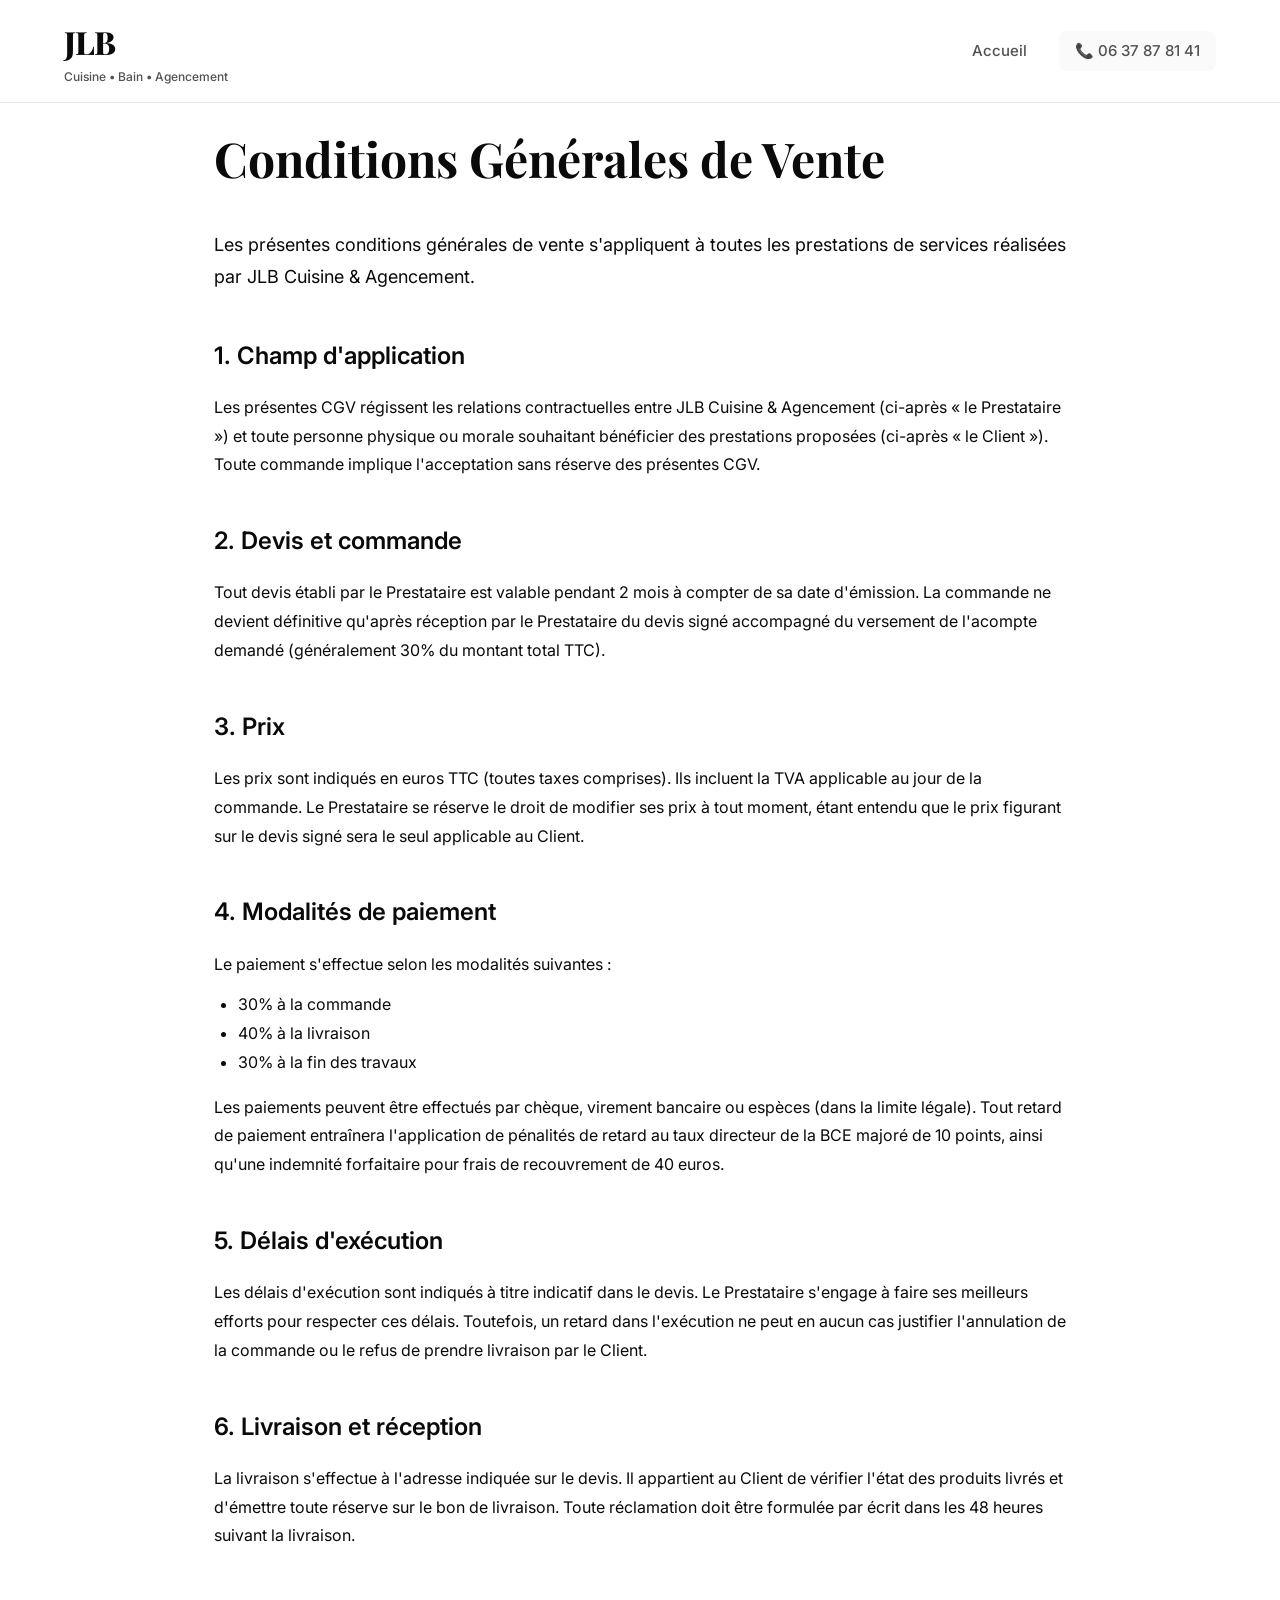
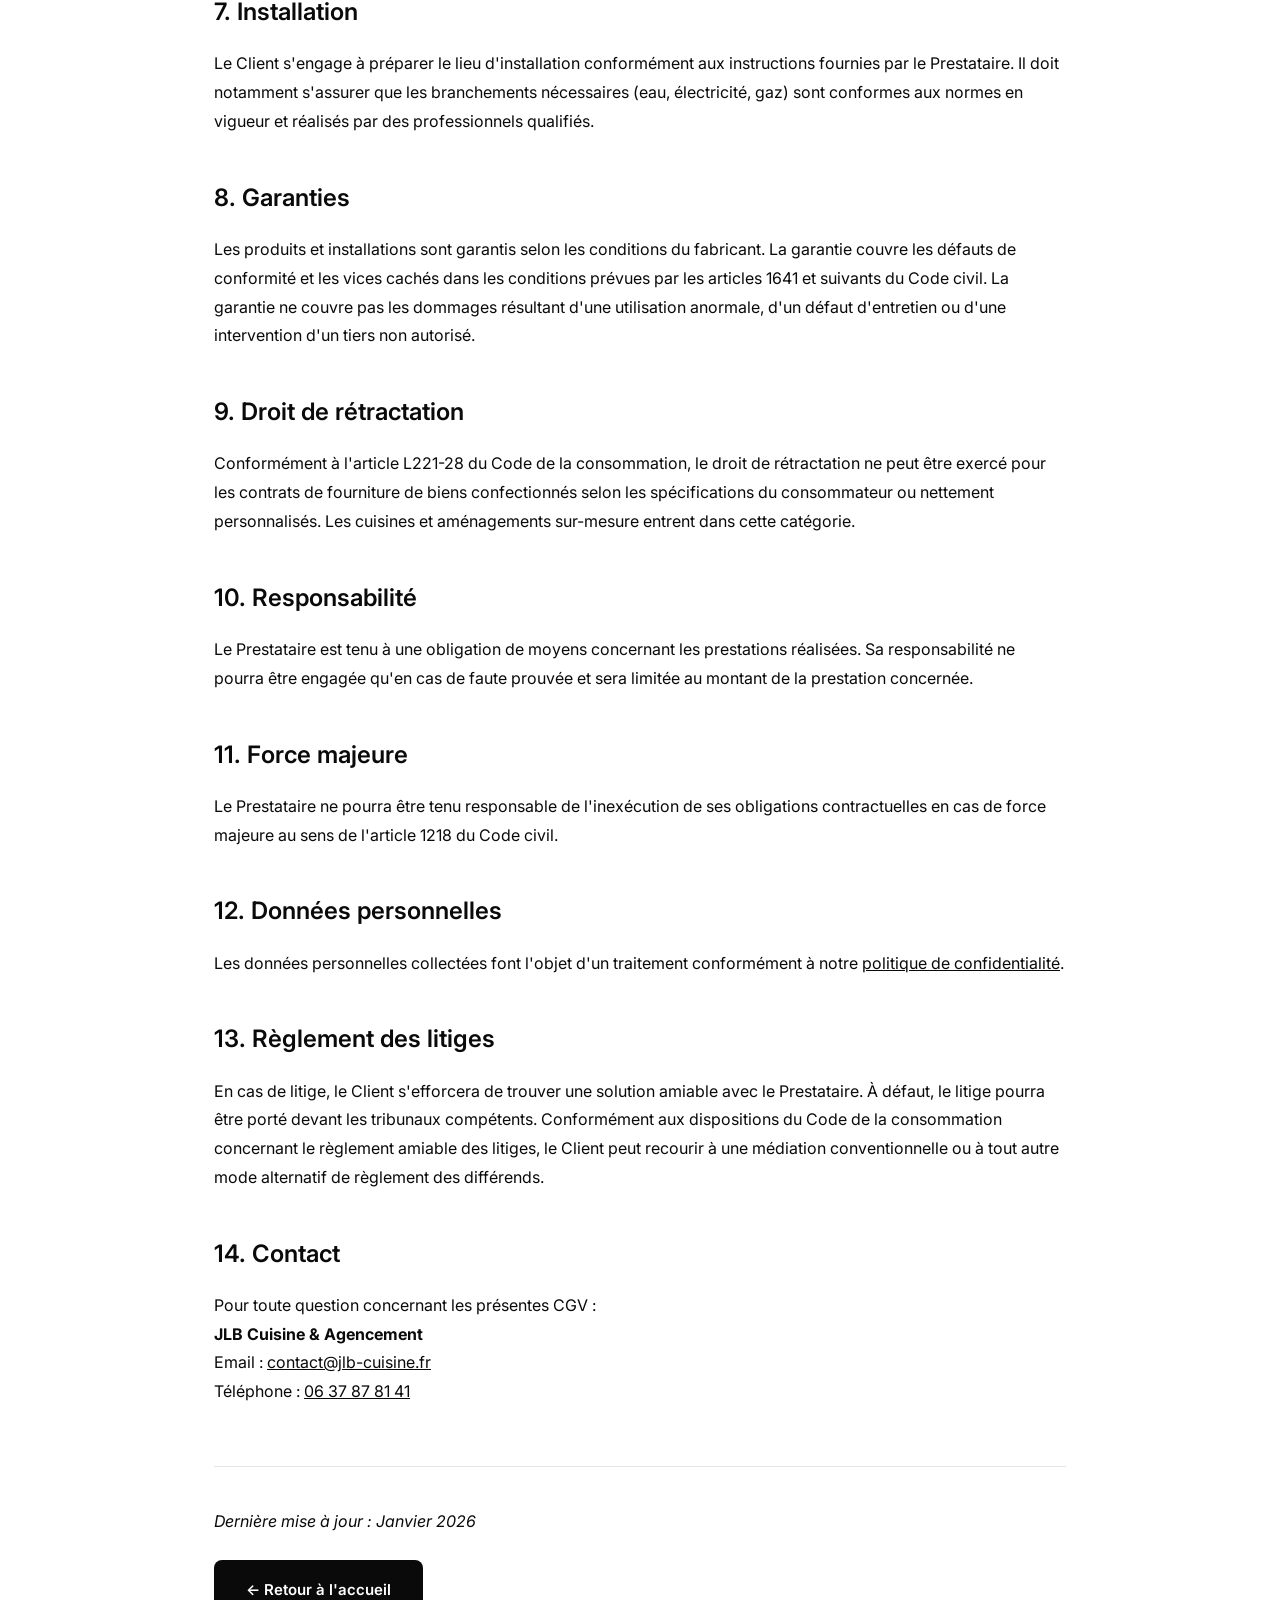
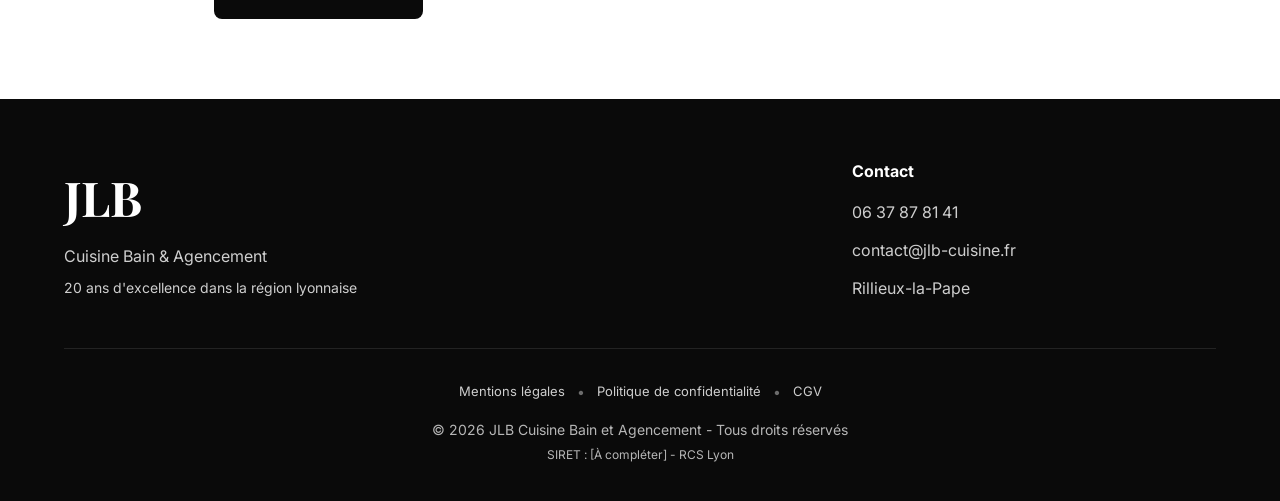
<file: cgv.html>
<!DOCTYPE html>
<html lang="fr">
<head>
    <meta charset="UTF-8">
    <meta name="viewport" content="width=device-width, initial-scale=1.0">
    <meta name="robots" content="noindex, nofollow">
    <title>Conditions Générales de Vente - JLB Cuisine & Agencement</title>
    <link rel="stylesheet" href="css/styles.css">
    <link rel="preconnect" href="https://fonts.googleapis.com">
    <link rel="preconnect" href="https://fonts.gstatic.com" crossorigin>
    <link href="https://fonts.googleapis.com/css2?family=Inter:wght@300;400;500;600;700;800&family=Playfair+Display:wght@600;700;800&display=swap" rel="stylesheet">
</head>
<body>
    <!-- Header -->
    <header class="header" id="header">
        <div class="container">
            <div class="header-content">
                <div class="logo-container">
                    <a href="index.html" style="text-decoration: none; color: inherit;">
                        <div class="logo">JLB</div>
                        <div class="logo-sub">Cuisine • Bain • Agencement</div>
                    </a>
                </div>
                <nav class="nav">
                    <a href="index.html">Accueil</a>
                    <a href="tel:0637878141" class="nav-phone">
                        <span class="phone-icon">📞</span>
                        <span class="phone-number">06 37 87 81 41</span>
                    </a>
                </nav>
            </div>
        </div>
    </header>

    <!-- Legal Content -->
    <section style="padding: 120px 0 80px; background: var(--white);">
        <div class="container" style="max-width: 900px;">
            <h1 style="font-family: var(--font-display); font-size: 48px; margin-bottom: 32px;">Conditions Générales de Vente</h1>

            <div style="line-height: 1.8; color: var(--gray-700);">
                <p style="font-size: 18px; margin-bottom: 32px;">
                    Les présentes conditions générales de vente s'appliquent à toutes les prestations de services réalisées par JLB Cuisine & Agencement.
                </p>

                <h2 style="font-size: 24px; margin-top: 40px; margin-bottom: 16px; font-weight: 600;">1. Champ d'application</h2>
                <p>
                    Les présentes CGV régissent les relations contractuelles entre JLB Cuisine & Agencement (ci-après « le Prestataire ») et toute personne physique ou morale souhaitant bénéficier des prestations proposées (ci-après « le Client »). Toute commande implique l'acceptation sans réserve des présentes CGV.
                </p>

                <h2 style="font-size: 24px; margin-top: 40px; margin-bottom: 16px; font-weight: 600;">2. Devis et commande</h2>
                <p>
                    Tout devis établi par le Prestataire est valable pendant 2 mois à compter de sa date d'émission. La commande ne devient définitive qu'après réception par le Prestataire du devis signé accompagné du versement de l'acompte demandé (généralement 30% du montant total TTC).
                </p>

                <h2 style="font-size: 24px; margin-top: 40px; margin-bottom: 16px; font-weight: 600;">3. Prix</h2>
                <p>
                    Les prix sont indiqués en euros TTC (toutes taxes comprises). Ils incluent la TVA applicable au jour de la commande. Le Prestataire se réserve le droit de modifier ses prix à tout moment, étant entendu que le prix figurant sur le devis signé sera le seul applicable au Client.
                </p>

                <h2 style="font-size: 24px; margin-top: 40px; margin-bottom: 16px; font-weight: 600;">4. Modalités de paiement</h2>
                <p>Le paiement s'effectue selon les modalités suivantes :</p>
                <ul style="margin-left: 24px; margin-top: 12px;">
                    <li>30% à la commande</li>
                    <li>40% à la livraison</li>
                    <li>30% à la fin des travaux</li>
                </ul>
                <p style="margin-top: 16px;">
                    Les paiements peuvent être effectués par chèque, virement bancaire ou espèces (dans la limite légale). Tout retard de paiement entraînera l'application de pénalités de retard au taux directeur de la BCE majoré de 10 points, ainsi qu'une indemnité forfaitaire pour frais de recouvrement de 40 euros.
                </p>

                <h2 style="font-size: 24px; margin-top: 40px; margin-bottom: 16px; font-weight: 600;">5. Délais d'exécution</h2>
                <p>
                    Les délais d'exécution sont indiqués à titre indicatif dans le devis. Le Prestataire s'engage à faire ses meilleurs efforts pour respecter ces délais. Toutefois, un retard dans l'exécution ne peut en aucun cas justifier l'annulation de la commande ou le refus de prendre livraison par le Client.
                </p>

                <h2 style="font-size: 24px; margin-top: 40px; margin-bottom: 16px; font-weight: 600;">6. Livraison et réception</h2>
                <p>
                    La livraison s'effectue à l'adresse indiquée sur le devis. Il appartient au Client de vérifier l'état des produits livrés et d'émettre toute réserve sur le bon de livraison. Toute réclamation doit être formulée par écrit dans les 48 heures suivant la livraison.
                </p>

                <h2 style="font-size: 24px; margin-top: 40px; margin-bottom: 16px; font-weight: 600;">7. Installation</h2>
                <p>
                    Le Client s'engage à préparer le lieu d'installation conformément aux instructions fournies par le Prestataire. Il doit notamment s'assurer que les branchements nécessaires (eau, électricité, gaz) sont conformes aux normes en vigueur et réalisés par des professionnels qualifiés.
                </p>

                <h2 style="font-size: 24px; margin-top: 40px; margin-bottom: 16px; font-weight: 600;">8. Garanties</h2>
                <p>
                    Les produits et installations sont garantis selon les conditions du fabricant. La garantie couvre les défauts de conformité et les vices cachés dans les conditions prévues par les articles 1641 et suivants du Code civil. La garantie ne couvre pas les dommages résultant d'une utilisation anormale, d'un défaut d'entretien ou d'une intervention d'un tiers non autorisé.
                </p>

                <h2 style="font-size: 24px; margin-top: 40px; margin-bottom: 16px; font-weight: 600;">9. Droit de rétractation</h2>
                <p>
                    Conformément à l'article L221-28 du Code de la consommation, le droit de rétractation ne peut être exercé pour les contrats de fourniture de biens confectionnés selon les spécifications du consommateur ou nettement personnalisés. Les cuisines et aménagements sur-mesure entrent dans cette catégorie.
                </p>

                <h2 style="font-size: 24px; margin-top: 40px; margin-bottom: 16px; font-weight: 600;">10. Responsabilité</h2>
                <p>
                    Le Prestataire est tenu à une obligation de moyens concernant les prestations réalisées. Sa responsabilité ne pourra être engagée qu'en cas de faute prouvée et sera limitée au montant de la prestation concernée.
                </p>

                <h2 style="font-size: 24px; margin-top: 40px; margin-bottom: 16px; font-weight: 600;">11. Force majeure</h2>
                <p>
                    Le Prestataire ne pourra être tenu responsable de l'inexécution de ses obligations contractuelles en cas de force majeure au sens de l'article 1218 du Code civil.
                </p>

                <h2 style="font-size: 24px; margin-top: 40px; margin-bottom: 16px; font-weight: 600;">12. Données personnelles</h2>
                <p>
                    Les données personnelles collectées font l'objet d'un traitement conformément à notre <a href="politique-confidentialite.html" style="color: var(--primary);">politique de confidentialité</a>.
                </p>

                <h2 style="font-size: 24px; margin-top: 40px; margin-bottom: 16px; font-weight: 600;">13. Règlement des litiges</h2>
                <p>
                    En cas de litige, le Client s'efforcera de trouver une solution amiable avec le Prestataire. À défaut, le litige pourra être porté devant les tribunaux compétents. Conformément aux dispositions du Code de la consommation concernant le règlement amiable des litiges, le Client peut recourir à une médiation conventionnelle ou à tout autre mode alternatif de règlement des différends.
                </p>

                <h2 style="font-size: 24px; margin-top: 40px; margin-bottom: 16px; font-weight: 600;">14. Contact</h2>
                <p>
                    Pour toute question concernant les présentes CGV :<br>
                    <strong>JLB Cuisine & Agencement</strong><br>
                    Email : <a href="mailto:contact@jlb-cuisine.fr" style="color: var(--primary);">contact@jlb-cuisine.fr</a><br>
                    Téléphone : <a href="tel:0637878141" style="color: var(--primary);">06 37 87 81 41</a>
                </p>

                <div style="margin-top: 60px; padding-top: 40px; border-top: 1px solid var(--gray-200);">
                    <p style="font-style: italic; color: var(--gray-500); margin-bottom: 24px;">
                        Dernière mise à jour : Janvier 2026
                    </p>
                    <a href="index.html" class="btn btn-primary">← Retour à l'accueil</a>
                </div>
            </div>
        </div>
    </section>

    <!-- Footer -->
    <footer class="footer">
        <div class="container">
            <div class="footer-content">
                <div class="footer-brand">
                    <div class="logo-large">JLB</div>
                    <p>Cuisine Bain & Agencement</p>
                    <p class="footer-tagline">20 ans d'excellence dans la région lyonnaise</p>
                </div>
                <div class="footer-contact">
                    <h4>Contact</h4>
                    <a href="tel:0637878141">06 37 87 81 41</a>
                    <a href="mailto:contact@jlb-cuisine.fr">contact@jlb-cuisine.fr</a>
                    <p>Rillieux-la-Pape</p>
                </div>
            </div>
            <div class="footer-bottom">
                <div class="footer-legal">
                    <a href="mentions-legales.html" class="footer-link">Mentions légales</a>
                    <span class="footer-separator">•</span>
                    <a href="politique-confidentialite.html" class="footer-link">Politique de confidentialité</a>
                    <span class="footer-separator">•</span>
                    <a href="cgv.html" class="footer-link">CGV</a>
                </div>
                <p>&copy; 2026 JLB Cuisine Bain et Agencement - Tous droits réservés</p>
                <p class="footer-siret">SIRET : [À compléter] - RCS Lyon</p>
            </div>
        </div>
    </footer>
</body>
</html>
</file>
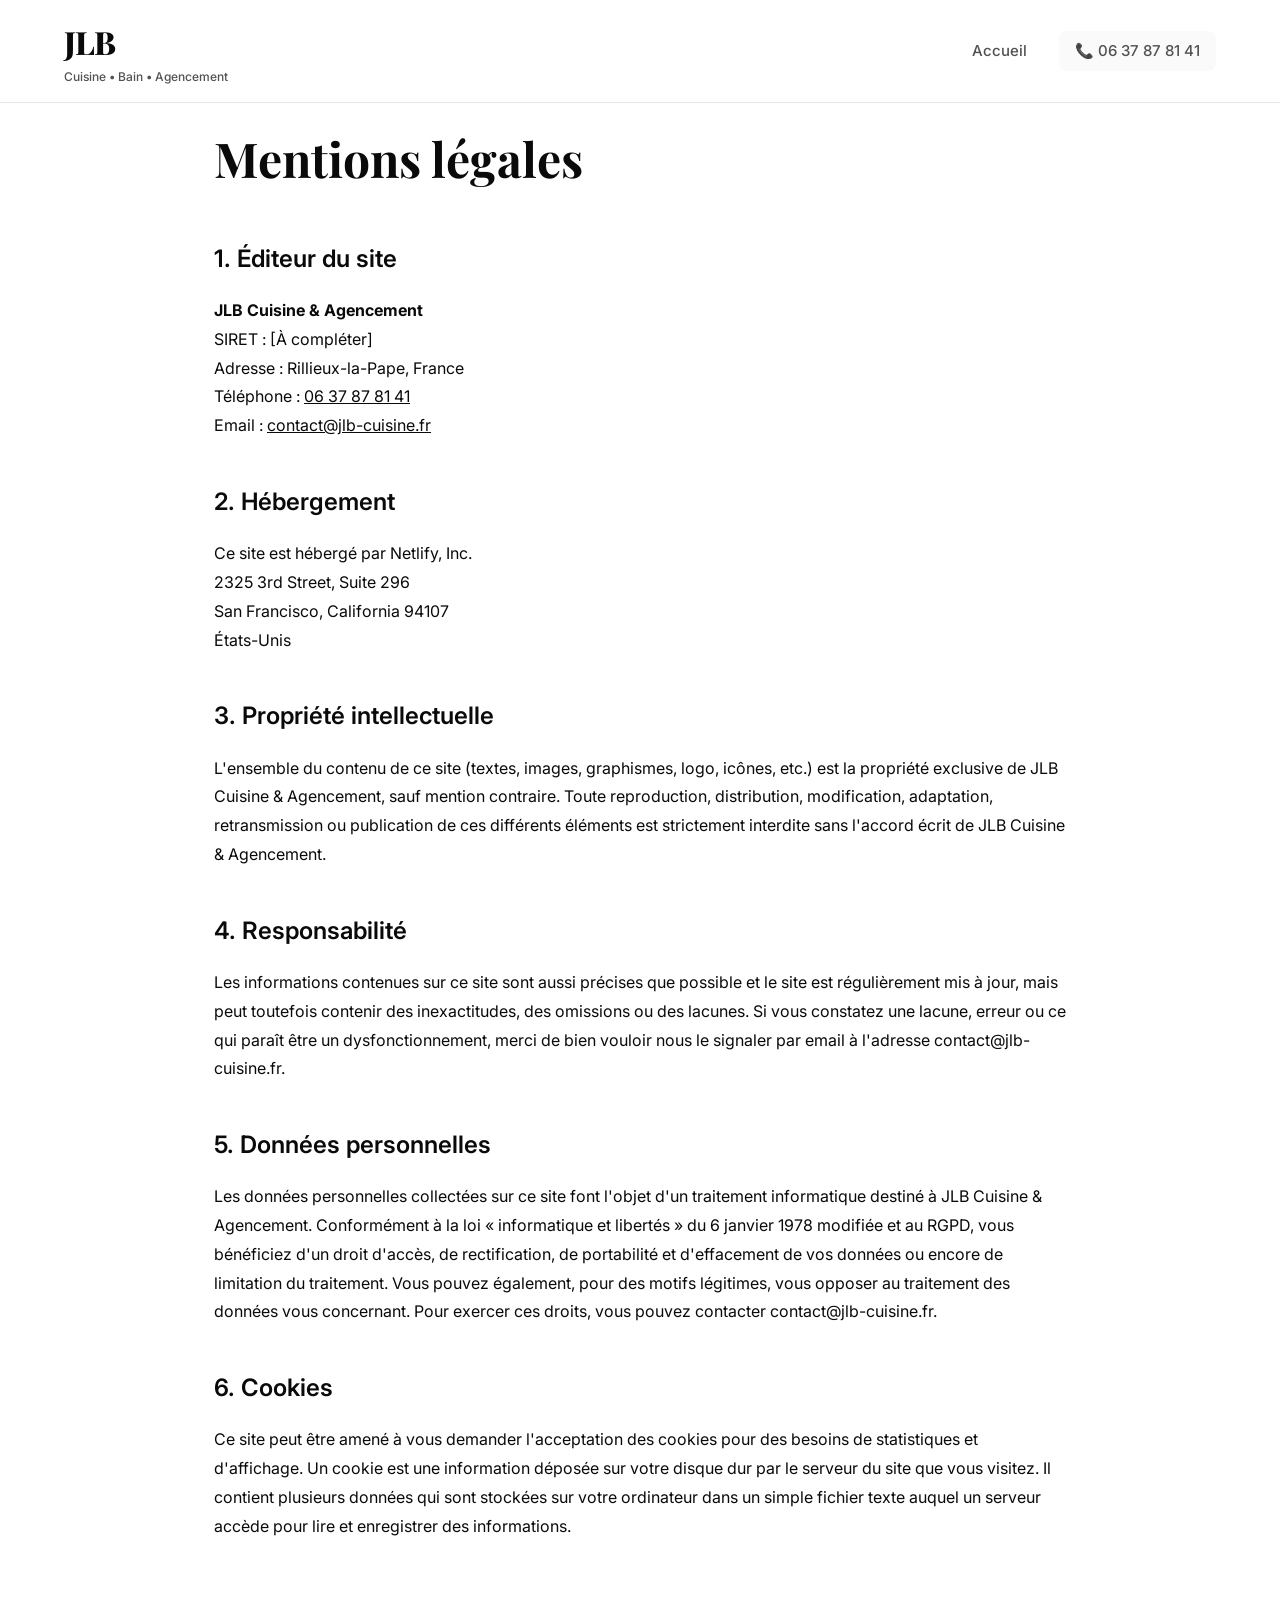
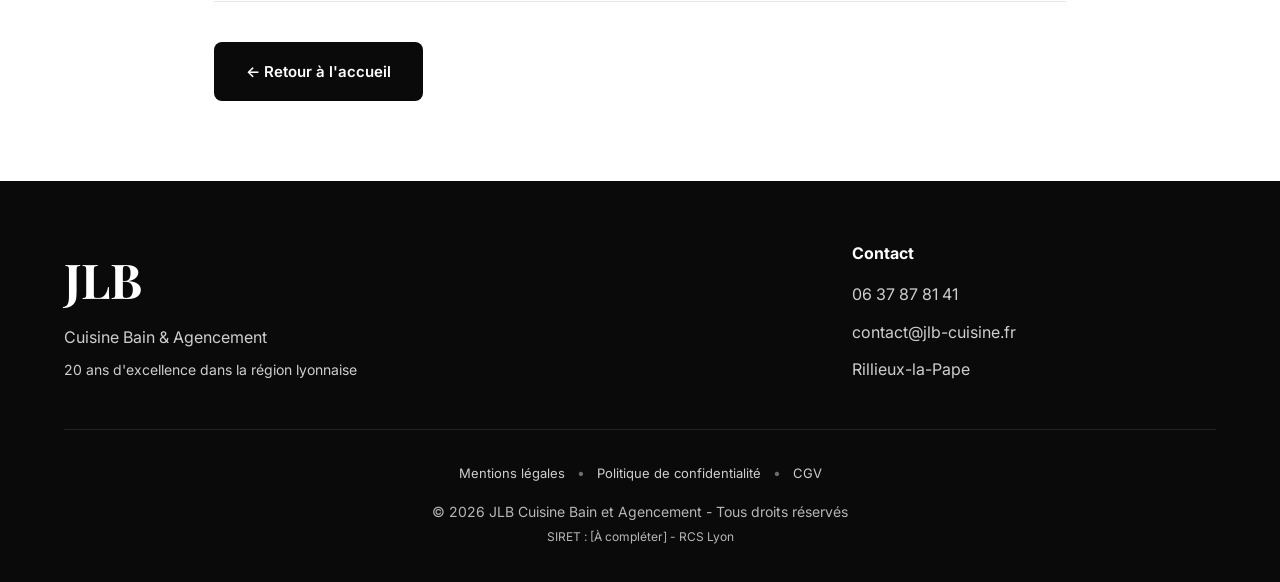
<file: mentions-legales.html>
<!DOCTYPE html>
<html lang="fr">
<head>
    <meta charset="UTF-8">
    <meta name="viewport" content="width=device-width, initial-scale=1.0">
    <meta name="robots" content="noindex, nofollow">
    <title>Mentions légales - JLB Cuisine & Agencement</title>
    <link rel="stylesheet" href="css/styles.css">
    <link rel="preconnect" href="https://fonts.googleapis.com">
    <link rel="preconnect" href="https://fonts.gstatic.com" crossorigin>
    <link href="https://fonts.googleapis.com/css2?family=Inter:wght@300;400;500;600;700;800&family=Playfair+Display:wght@600;700;800&display=swap" rel="stylesheet">
</head>
<body>
    <!-- Header -->
    <header class="header" id="header">
        <div class="container">
            <div class="header-content">
                <div class="logo-container">
                    <a href="index.html" style="text-decoration: none; color: inherit;">
                        <div class="logo">JLB</div>
                        <div class="logo-sub">Cuisine • Bain • Agencement</div>
                    </a>
                </div>
                <nav class="nav">
                    <a href="index.html">Accueil</a>
                    <a href="tel:0637878141" class="nav-phone">
                        <span class="phone-icon">📞</span>
                        <span class="phone-number">06 37 87 81 41</span>
                    </a>
                </nav>
            </div>
        </div>
    </header>

    <!-- Legal Content -->
    <section style="padding: 120px 0 80px; background: var(--white);">
        <div class="container" style="max-width: 900px;">
            <h1 style="font-family: var(--font-display); font-size: 48px; margin-bottom: 32px;">Mentions légales</h1>

            <div style="line-height: 1.8; color: var(--gray-700);">
                <h2 style="font-size: 24px; margin-top: 40px; margin-bottom: 16px; font-weight: 600;">1. Éditeur du site</h2>
                <p>
                    <strong>JLB Cuisine & Agencement</strong><br>
                    SIRET : [À compléter]<br>
                    Adresse : Rillieux-la-Pape, France<br>
                    Téléphone : <a href="tel:0637878141" style="color: var(--primary);">06 37 87 81 41</a><br>
                    Email : <a href="mailto:contact@jlb-cuisine.fr" style="color: var(--primary);">contact@jlb-cuisine.fr</a>
                </p>

                <h2 style="font-size: 24px; margin-top: 40px; margin-bottom: 16px; font-weight: 600;">2. Hébergement</h2>
                <p>
                    Ce site est hébergé par Netlify, Inc.<br>
                    2325 3rd Street, Suite 296<br>
                    San Francisco, California 94107<br>
                    États-Unis
                </p>

                <h2 style="font-size: 24px; margin-top: 40px; margin-bottom: 16px; font-weight: 600;">3. Propriété intellectuelle</h2>
                <p>
                    L'ensemble du contenu de ce site (textes, images, graphismes, logo, icônes, etc.) est la propriété exclusive de JLB Cuisine & Agencement, sauf mention contraire. Toute reproduction, distribution, modification, adaptation, retransmission ou publication de ces différents éléments est strictement interdite sans l'accord écrit de JLB Cuisine & Agencement.
                </p>

                <h2 style="font-size: 24px; margin-top: 40px; margin-bottom: 16px; font-weight: 600;">4. Responsabilité</h2>
                <p>
                    Les informations contenues sur ce site sont aussi précises que possible et le site est régulièrement mis à jour, mais peut toutefois contenir des inexactitudes, des omissions ou des lacunes. Si vous constatez une lacune, erreur ou ce qui paraît être un dysfonctionnement, merci de bien vouloir nous le signaler par email à l'adresse contact@jlb-cuisine.fr.
                </p>

                <h2 style="font-size: 24px; margin-top: 40px; margin-bottom: 16px; font-weight: 600;">5. Données personnelles</h2>
                <p>
                    Les données personnelles collectées sur ce site font l'objet d'un traitement informatique destiné à JLB Cuisine & Agencement. Conformément à la loi « informatique et libertés » du 6 janvier 1978 modifiée et au RGPD, vous bénéficiez d'un droit d'accès, de rectification, de portabilité et d'effacement de vos données ou encore de limitation du traitement. Vous pouvez également, pour des motifs légitimes, vous opposer au traitement des données vous concernant. Pour exercer ces droits, vous pouvez contacter contact@jlb-cuisine.fr.
                </p>

                <h2 style="font-size: 24px; margin-top: 40px; margin-bottom: 16px; font-weight: 600;">6. Cookies</h2>
                <p>
                    Ce site peut être amené à vous demander l'acceptation des cookies pour des besoins de statistiques et d'affichage. Un cookie est une information déposée sur votre disque dur par le serveur du site que vous visitez. Il contient plusieurs données qui sont stockées sur votre ordinateur dans un simple fichier texte auquel un serveur accède pour lire et enregistrer des informations.
                </p>

                <div style="margin-top: 60px; padding-top: 40px; border-top: 1px solid var(--gray-200);">
                    <a href="index.html" class="btn btn-primary">← Retour à l'accueil</a>
                </div>
            </div>
        </div>
    </section>

    <!-- Footer -->
    <footer class="footer">
        <div class="container">
            <div class="footer-content">
                <div class="footer-brand">
                    <div class="logo-large">JLB</div>
                    <p>Cuisine Bain & Agencement</p>
                    <p class="footer-tagline">20 ans d'excellence dans la région lyonnaise</p>
                </div>
                <div class="footer-contact">
                    <h4>Contact</h4>
                    <a href="tel:0637878141">06 37 87 81 41</a>
                    <a href="mailto:contact@jlb-cuisine.fr">contact@jlb-cuisine.fr</a>
                    <p>Rillieux-la-Pape</p>
                </div>
            </div>
            <div class="footer-bottom">
                <div class="footer-legal">
                    <a href="mentions-legales.html" class="footer-link">Mentions légales</a>
                    <span class="footer-separator">•</span>
                    <a href="politique-confidentialite.html" class="footer-link">Politique de confidentialité</a>
                    <span class="footer-separator">•</span>
                    <a href="cgv.html" class="footer-link">CGV</a>
                </div>
                <p>&copy; 2026 JLB Cuisine Bain et Agencement - Tous droits réservés</p>
                <p class="footer-siret">SIRET : [À compléter] - RCS Lyon</p>
            </div>
        </div>
    </footer>
</body>
</html>
</file>
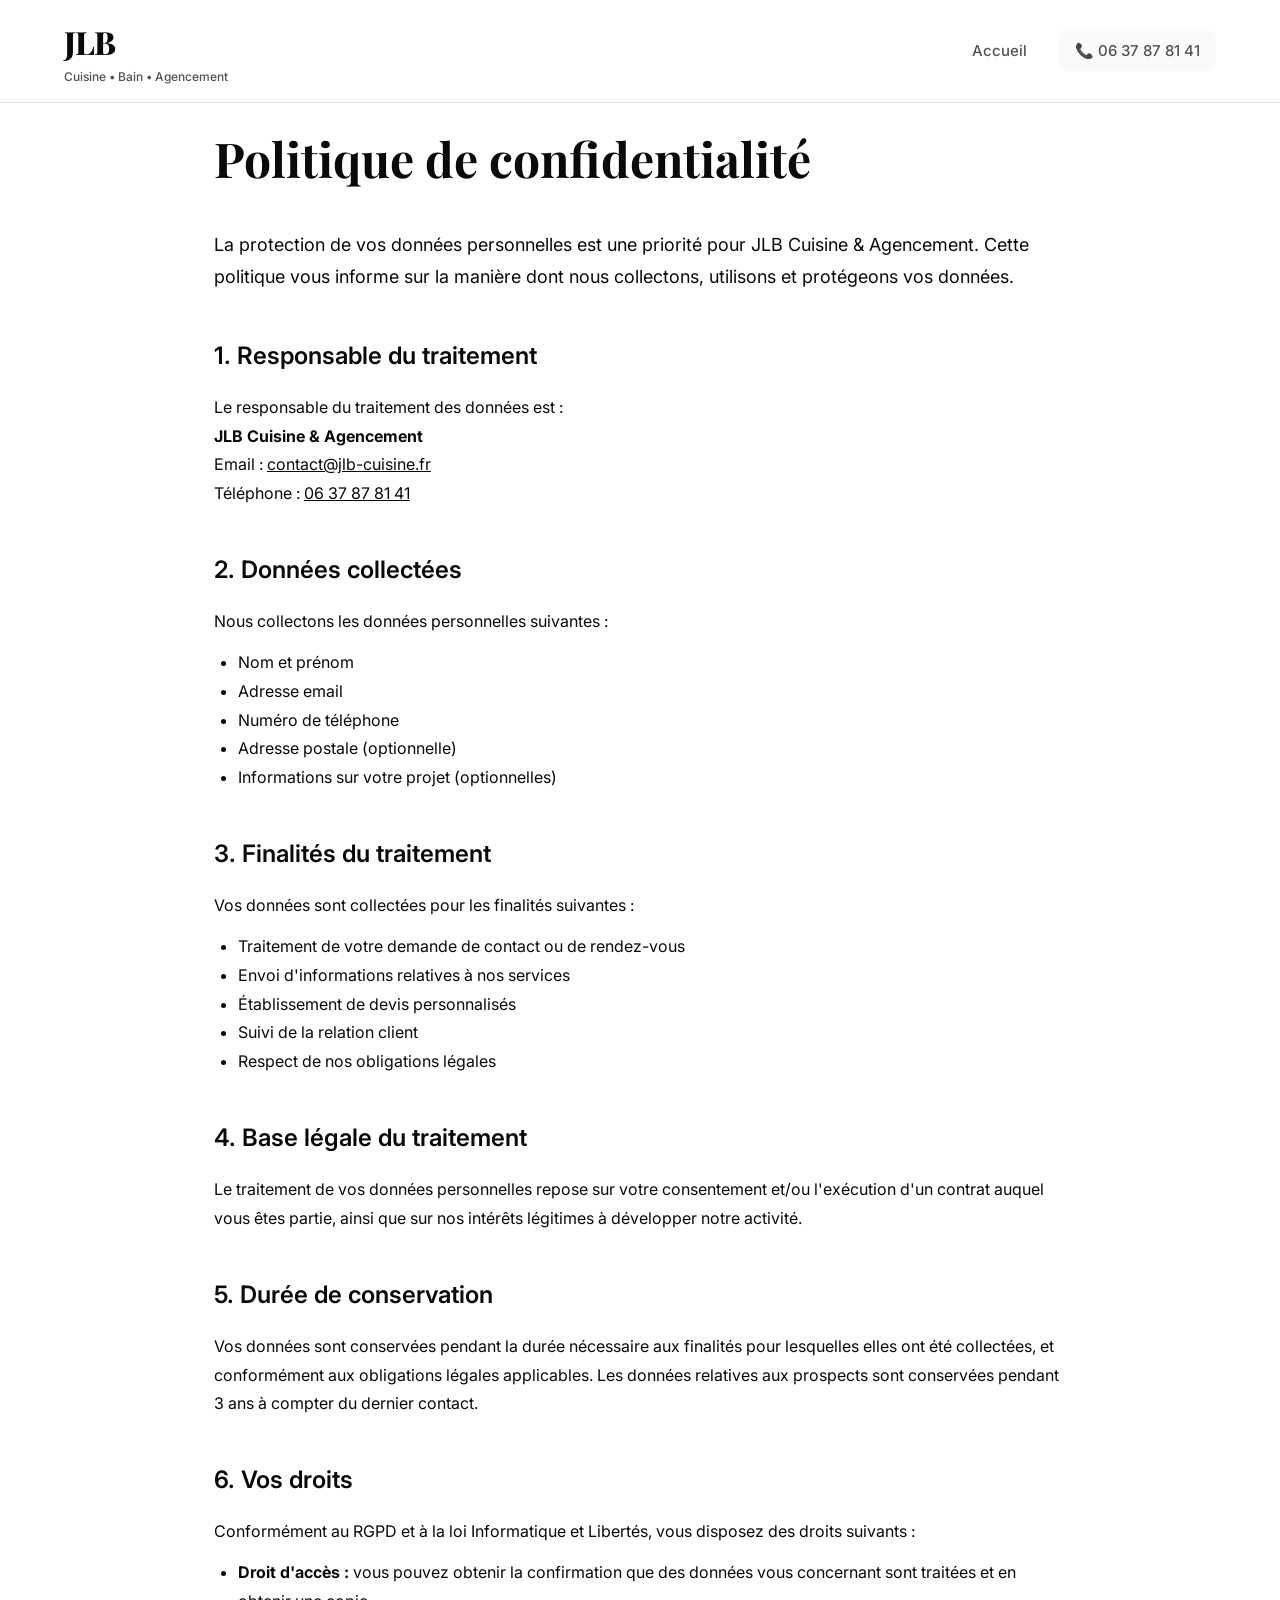
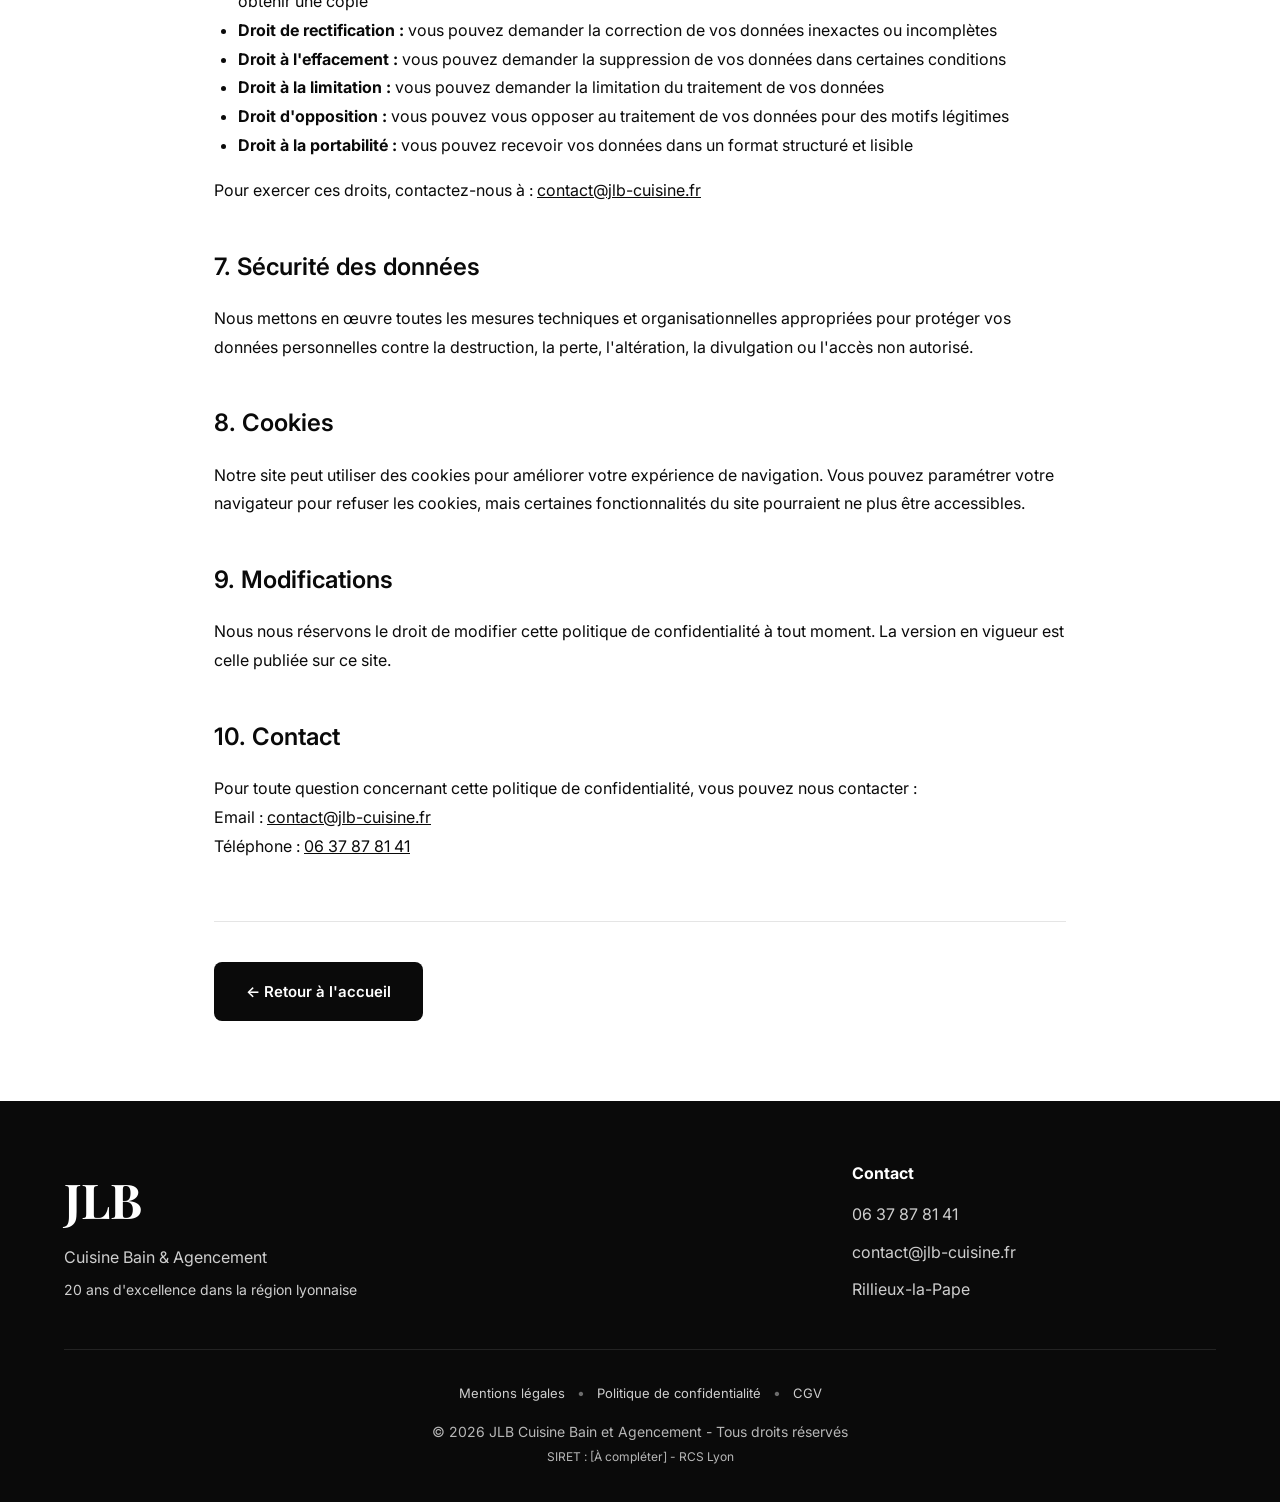
<file: politique-confidentialite.html>
<!DOCTYPE html>
<html lang="fr">
<head>
    <meta charset="UTF-8">
    <meta name="viewport" content="width=device-width, initial-scale=1.0">
    <meta name="robots" content="noindex, nofollow">
    <title>Politique de confidentialité - JLB Cuisine & Agencement</title>
    <link rel="stylesheet" href="css/styles.css">
    <link rel="preconnect" href="https://fonts.googleapis.com">
    <link rel="preconnect" href="https://fonts.gstatic.com" crossorigin>
    <link href="https://fonts.googleapis.com/css2?family=Inter:wght@300;400;500;600;700;800&family=Playfair+Display:wght@600;700;800&display=swap" rel="stylesheet">
</head>
<body>
    <!-- Header -->
    <header class="header" id="header">
        <div class="container">
            <div class="header-content">
                <div class="logo-container">
                    <a href="index.html" style="text-decoration: none; color: inherit;">
                        <div class="logo">JLB</div>
                        <div class="logo-sub">Cuisine • Bain • Agencement</div>
                    </a>
                </div>
                <nav class="nav">
                    <a href="index.html">Accueil</a>
                    <a href="tel:0637878141" class="nav-phone">
                        <span class="phone-icon">📞</span>
                        <span class="phone-number">06 37 87 81 41</span>
                    </a>
                </nav>
            </div>
        </div>
    </header>

    <!-- Legal Content -->
    <section style="padding: 120px 0 80px; background: var(--white);">
        <div class="container" style="max-width: 900px;">
            <h1 style="font-family: var(--font-display); font-size: 48px; margin-bottom: 32px;">Politique de confidentialité</h1>

            <div style="line-height: 1.8; color: var(--gray-700);">
                <p style="font-size: 18px; margin-bottom: 32px;">
                    La protection de vos données personnelles est une priorité pour JLB Cuisine & Agencement. Cette politique vous informe sur la manière dont nous collectons, utilisons et protégeons vos données.
                </p>

                <h2 style="font-size: 24px; margin-top: 40px; margin-bottom: 16px; font-weight: 600;">1. Responsable du traitement</h2>
                <p>
                    Le responsable du traitement des données est :<br>
                    <strong>JLB Cuisine & Agencement</strong><br>
                    Email : <a href="mailto:contact@jlb-cuisine.fr" style="color: var(--primary);">contact@jlb-cuisine.fr</a><br>
                    Téléphone : <a href="tel:0637878141" style="color: var(--primary);">06 37 87 81 41</a>
                </p>

                <h2 style="font-size: 24px; margin-top: 40px; margin-bottom: 16px; font-weight: 600;">2. Données collectées</h2>
                <p>Nous collectons les données personnelles suivantes :</p>
                <ul style="margin-left: 24px; margin-top: 12px;">
                    <li>Nom et prénom</li>
                    <li>Adresse email</li>
                    <li>Numéro de téléphone</li>
                    <li>Adresse postale (optionnelle)</li>
                    <li>Informations sur votre projet (optionnelles)</li>
                </ul>

                <h2 style="font-size: 24px; margin-top: 40px; margin-bottom: 16px; font-weight: 600;">3. Finalités du traitement</h2>
                <p>Vos données sont collectées pour les finalités suivantes :</p>
                <ul style="margin-left: 24px; margin-top: 12px;">
                    <li>Traitement de votre demande de contact ou de rendez-vous</li>
                    <li>Envoi d'informations relatives à nos services</li>
                    <li>Établissement de devis personnalisés</li>
                    <li>Suivi de la relation client</li>
                    <li>Respect de nos obligations légales</li>
                </ul>

                <h2 style="font-size: 24px; margin-top: 40px; margin-bottom: 16px; font-weight: 600;">4. Base légale du traitement</h2>
                <p>
                    Le traitement de vos données personnelles repose sur votre consentement et/ou l'exécution d'un contrat auquel vous êtes partie, ainsi que sur nos intérêts légitimes à développer notre activité.
                </p>

                <h2 style="font-size: 24px; margin-top: 40px; margin-bottom: 16px; font-weight: 600;">5. Durée de conservation</h2>
                <p>
                    Vos données sont conservées pendant la durée nécessaire aux finalités pour lesquelles elles ont été collectées, et conformément aux obligations légales applicables. Les données relatives aux prospects sont conservées pendant 3 ans à compter du dernier contact.
                </p>

                <h2 style="font-size: 24px; margin-top: 40px; margin-bottom: 16px; font-weight: 600;">6. Vos droits</h2>
                <p>Conformément au RGPD et à la loi Informatique et Libertés, vous disposez des droits suivants :</p>
                <ul style="margin-left: 24px; margin-top: 12px;">
                    <li><strong>Droit d'accès :</strong> vous pouvez obtenir la confirmation que des données vous concernant sont traitées et en obtenir une copie</li>
                    <li><strong>Droit de rectification :</strong> vous pouvez demander la correction de vos données inexactes ou incomplètes</li>
                    <li><strong>Droit à l'effacement :</strong> vous pouvez demander la suppression de vos données dans certaines conditions</li>
                    <li><strong>Droit à la limitation :</strong> vous pouvez demander la limitation du traitement de vos données</li>
                    <li><strong>Droit d'opposition :</strong> vous pouvez vous opposer au traitement de vos données pour des motifs légitimes</li>
                    <li><strong>Droit à la portabilité :</strong> vous pouvez recevoir vos données dans un format structuré et lisible</li>
                </ul>
                <p style="margin-top: 16px;">
                    Pour exercer ces droits, contactez-nous à : <a href="mailto:contact@jlb-cuisine.fr" style="color: var(--primary);">contact@jlb-cuisine.fr</a>
                </p>

                <h2 style="font-size: 24px; margin-top: 40px; margin-bottom: 16px; font-weight: 600;">7. Sécurité des données</h2>
                <p>
                    Nous mettons en œuvre toutes les mesures techniques et organisationnelles appropriées pour protéger vos données personnelles contre la destruction, la perte, l'altération, la divulgation ou l'accès non autorisé.
                </p>

                <h2 style="font-size: 24px; margin-top: 40px; margin-bottom: 16px; font-weight: 600;">8. Cookies</h2>
                <p>
                    Notre site peut utiliser des cookies pour améliorer votre expérience de navigation. Vous pouvez paramétrer votre navigateur pour refuser les cookies, mais certaines fonctionnalités du site pourraient ne plus être accessibles.
                </p>

                <h2 style="font-size: 24px; margin-top: 40px; margin-bottom: 16px; font-weight: 600;">9. Modifications</h2>
                <p>
                    Nous nous réservons le droit de modifier cette politique de confidentialité à tout moment. La version en vigueur est celle publiée sur ce site.
                </p>

                <h2 style="font-size: 24px; margin-top: 40px; margin-bottom: 16px; font-weight: 600;">10. Contact</h2>
                <p>
                    Pour toute question concernant cette politique de confidentialité, vous pouvez nous contacter :<br>
                    Email : <a href="mailto:contact@jlb-cuisine.fr" style="color: var(--primary);">contact@jlb-cuisine.fr</a><br>
                    Téléphone : <a href="tel:0637878141" style="color: var(--primary);">06 37 87 81 41</a>
                </p>

                <div style="margin-top: 60px; padding-top: 40px; border-top: 1px solid var(--gray-200);">
                    <a href="index.html" class="btn btn-primary">← Retour à l'accueil</a>
                </div>
            </div>
        </div>
    </section>

    <!-- Footer -->
    <footer class="footer">
        <div class="container">
            <div class="footer-content">
                <div class="footer-brand">
                    <div class="logo-large">JLB</div>
                    <p>Cuisine Bain & Agencement</p>
                    <p class="footer-tagline">20 ans d'excellence dans la région lyonnaise</p>
                </div>
                <div class="footer-contact">
                    <h4>Contact</h4>
                    <a href="tel:0637878141">06 37 87 81 41</a>
                    <a href="mailto:contact@jlb-cuisine.fr">contact@jlb-cuisine.fr</a>
                    <p>Rillieux-la-Pape</p>
                </div>
            </div>
            <div class="footer-bottom">
                <div class="footer-legal">
                    <a href="mentions-legales.html" class="footer-link">Mentions légales</a>
                    <span class="footer-separator">•</span>
                    <a href="politique-confidentialite.html" class="footer-link">Politique de confidentialité</a>
                    <span class="footer-separator">•</span>
                    <a href="cgv.html" class="footer-link">CGV</a>
                </div>
                <p>&copy; 2026 JLB Cuisine Bain et Agencement - Tous droits réservés</p>
                <p class="footer-siret">SIRET : [À compléter] - RCS Lyon</p>
            </div>
        </div>
    </footer>
</body>
</html>
</file>
<file: css/styles.css>
/* Reset & Variables */
* {
    margin: 0;
    padding: 0;
    box-sizing: border-box;
}

:root {
    --primary: #0a0a0a;
    --secondary: #c9a961;
    --white: #ffffff;
    --gray-50: #fafafa;
    --gray-100: #f5f5f5;
    --gray-200: #e5e5e5;
    --gray-300: #d4d4d4;
    --gray-400: #a3a3a3;
    --gray-600: #525252;
    --gray-800: #262626;
    --font-base: 'Inter', sans-serif;
    --font-display: 'Playfair Display', serif;
}

html { scroll-behavior: smooth; }
body { font-family: var(--font-base); color: var(--primary); line-height: 1.6; overflow-x: hidden; background: var(--white); }
.container { max-width: 1200px; margin: 0 auto; padding: 0 24px; }
.container-large { max-width: 1400px; margin: 0 auto; padding: 0 24px; }
.container-small { max-width: 800px; margin: 0 auto; padding: 0 24px; }
img { max-width: 100%; height: auto; display: block; }

/* Header Enhanced */
.header {
    position: fixed;
    top: 0;
    left: 0;
    right: 0;
    z-index: 1000;
    background: rgba(255, 255, 255, 0.98);
    backdrop-filter: blur(10px);
    border-bottom: 1px solid var(--gray-200);
    transition: all 0.3s;
}

.header-content {
    display: flex;
    justify-content: space-between;
    align-items: center;
    padding: 16px 0;
}

.logo-container {
    display: flex;
    align-items: baseline;
    gap: 8px;
}

.logo {
    font-family: var(--font-display);
    font-size: 32px;
    font-weight: 800;
    color: var(--primary);
    letter-spacing: -1px;
}

.logo-sub {
    font-size: 12px;
    color: var(--gray-600);
    font-weight: 500;
}

.nav {
    display: flex;
    gap: 32px;
    align-items: center;
}

.nav a {
    color: var(--gray-600);
    text-decoration: none;
    font-size: 15px;
    font-weight: 500;
    transition: all 0.3s;
    position: relative;
}

.nav a:hover {
    color: var(--primary);
}

.nav a::after {
    content: '';
    position: absolute;
    bottom: -4px;
    left: 0;
    width: 0;
    height: 2px;
    background: var(--secondary);
    transition: width 0.3s;
}

.nav a:hover::after {
    width: 100%;
}

.nav-phone {
    background: var(--gray-50);
    padding: 8px 16px;
    border-radius: 8px;
    font-weight: 600;
}

.btn-header {
    background: var(--primary);
    color: var(--white);
    padding: 12px 24px;
    border-radius: 8px;
    text-decoration: none;
    font-weight: 600;
    font-size: 15px;
    transition: all 0.3s;
}

.btn-header:hover {
    background: var(--gray-800);
    transform: translateY(-2px);
    box-shadow: 0 4px 12px rgba(0,0,0,0.15);
}

/* Hero Enhanced */
.hero {
    position: relative;
    min-height: 100vh;
    display: flex;
    align-items: center;
    padding: 120px 0 80px;
    overflow: hidden;
}

.hero-bg {
    position: absolute;
    top: 0;
    left: 0;
    right: 0;
    bottom: 0;
    background: linear-gradient(135deg, var(--white) 0%, var(--gray-50) 100%);
}

.hero-image {
    position: absolute;
    top: 0;
    right: 0;
    width: 55%;
    height: 100%;
    z-index: 0;
    animation: fadeInRight 1s ease-out;
}

@keyframes fadeInRight {
    from { opacity: 0; transform: translateX(50px); }
    to { opacity: 1; transform: translateX(0); }
}

.hero-image::after {
    content: '';
    position: absolute;
    top: 0;
    left: 0;
    right: 0;
    bottom: 0;
    background: linear-gradient(to right, var(--white) 0%, transparent 30%, transparent 100%);
}

.hero-image img {
    width: 100%;
    height: 100%;
    object-fit: cover;
}

.hero-content {
    position: relative;
    z-index: 1;
    max-width: 600px;
    animation: fadeInUp 1s ease-out;
}

@keyframes fadeInUp {
    from { opacity: 0; transform: translateY(30px); }
    to { opacity: 1; transform: translateY(0); }
}

.hero-tag {
    display: inline-block;
    background: var(--gray-100);
    color: var(--gray-600);
    padding: 8px 16px;
    border-radius: 50px;
    font-size: 13px;
    font-weight: 600;
    margin-bottom: 24px;
}

.hero h1 {
    font-family: var(--font-display);
    font-size: 72px;
    line-height: 1;
    margin-bottom: 24px;
    font-weight: 800;
    letter-spacing: -2px;
}

.hero .highlight {
    color: var(--secondary);
}

.hero-description {
    font-size: 18px;
    color: var(--gray-600);
    margin-bottom: 40px;
}

.hero-cta {
    display: flex;
    gap: 16px;
    flex-wrap: wrap;
}

.scroll-indicator {
    position: absolute;
    bottom: 40px;
    left: 50%;
    transform: translateX(-50%);
    display: flex;
    flex-direction: column;
    align-items: center;
    gap: 8px;
    color: var(--gray-600);
    font-size: 13px;
    animation: bounce 2s infinite;
}

@keyframes bounce {
    0%, 100% { transform: translate(-50%, 0); }
    50% { transform: translate(-50%, 10px); }
}

/* Buttons Enhanced */
.btn {
    display: inline-flex;
    align-items: center;
    gap: 8px;
    padding: 16px 32px;
    border-radius: 8px;
    font-weight: 600;
    font-size: 15px;
    text-decoration: none;
    transition: all 0.3s;
    border: none;
    cursor: pointer;
    font-family: var(--font-base);
}

.btn-primary {
    background: var(--primary);
    color: var(--white);
}

.btn-primary:hover {
    background: var(--gray-800);
    transform: translateY(-2px);
    box-shadow: 0 8px 20px rgba(0,0,0,0.2);
}

.btn-outline-white {
    background: rgba(255, 255, 255, 0.95);
    color: var(--primary);
    border: 2px solid var(--primary);
}

.btn-outline-white:hover {
    background: var(--primary);
    color: var(--white);
    transform: translateY(-2px);
    box-shadow: 0 8px 20px rgba(0,0,0,0.2);
}

.btn-full {
    width: 100%;
    justify-content: center;
}

.btn-ghost {
    background: transparent;
    color: var(--gray-600);
}

.btn-ghost:hover {
    background: var(--gray-100);
}

.btn-ghost-light {
    background: transparent;
    color: rgba(10, 10, 10, 0.6);
    border: 1px solid rgba(10, 10, 10, 0.2);
    font-size: 14px;
    padding: 10px 20px;
}

.btn-ghost-light:hover {
    background: rgba(10, 10, 10, 0.05);
    color: var(--primary);
}

.btn-small {
    padding: 10px 20px;
    font-size: 14px;
}

.btn-large {
    padding: 18px 36px;
    font-size: 16px;
}

/* Booking Highlight (after hero) */
.booking-highlight {
    padding: 80px 0;
    background: var(--gray-50);
}

.booking-intro {
    text-align: center;
    margin-bottom: 48px;
}

.booking-intro h2 {
    font-family: var(--font-display);
    font-size: 42px;
    margin-bottom: 12px;
    font-weight: 700;
}

.booking-intro p {
    font-size: 18px;
    color: var(--gray-600);
}

/* Before/After Slider */
.before-after {
    padding: 100px 0;
    background: var(--white);
}

.section-tag {
    display: inline-block;
    color: var(--secondary);
    font-size: 13px;
    font-weight: 600;
    text-transform: uppercase;
    letter-spacing: 1px;
    margin-bottom: 16px;
}

.section-header-center {
    text-align: center;
    margin-bottom: 48px;
    display: flex;
    flex-direction: column;
    align-items: center;
}

.section-header-center h2 {
    font-family: var(--font-display);
    font-size: 48px;
    margin-bottom: 12px;
    font-weight: 700;
}

.section-header-center p {
    font-size: 18px;
    color: var(--gray-600);
}

/* Filtres */
.ba-filters {
    display: flex;
    justify-content: center;
    gap: 12px;
    margin-bottom: 48px;
    flex-wrap: wrap;
}

.filter-btn {
    padding: 12px 24px;
    border: 2px solid var(--gray-200);
    background: var(--white);
    color: var(--gray-600);
    border-radius: 50px;
    font-weight: 600;
    font-size: 14px;
    cursor: pointer;
    transition: all 0.3s;
    font-family: var(--font-base);
}

.filter-btn:hover {
    border-color: var(--gray-400);
    background: var(--gray-50);
}

.filter-btn.active {
    background: var(--primary);
    color: var(--white);
    border-color: var(--primary);
}

/* Galerie - VERSION SIMPLE */
.ba-gallery {
    position: relative;
    max-width: 1200px;
    margin: 0 auto;
    padding: 80px 0;
}

.ba-slides-container {
    position: relative;
    width: 100%;
    overflow: hidden;
}

.ba-slide {
    display: none;
    width: 100%;
}

.ba-slide.active {
    display: block;
    animation: fadeIn 0.5s ease;
}

@keyframes fadeIn {
    from { opacity: 0; }
    to { opacity: 1; }
}

@keyframes slideIn {
    from {
        opacity: 0;
        transform: translateX(30px);
    }
    to {
        opacity: 1;
        transform: translateX(0);
    }
}

.ba-image-container {
    position: relative;
    width: 100%;
    height: 600px;
    overflow: hidden;
    border-radius: 20px;
    cursor: ew-resize;
}

.ba-before, .ba-after {
    position: absolute;
    top: 0;
    left: 0;
    width: 100%;
    height: 100%;
    object-fit: cover;
}

.ba-after {
    clip-path: polygon(50% 0, 100% 0, 100% 100%, 50% 100%);
}

.ba-handle {
    position: absolute;
    top: 0;
    left: 50%;
    width: 4px;
    height: 100%;
    background: var(--white);
    cursor: ew-resize;
    z-index: 10;
}

.ba-handle-line {
    width: 100%;
    height: 100%;
    background: var(--white);
    box-shadow: 0 0 10px rgba(0,0,0,0.3);
}

.ba-handle-button {
    position: absolute;
    top: 50%;
    left: 50%;
    transform: translate(-50%, -50%);
    width: 48px;
    height: 48px;
    background: var(--white);
    border-radius: 50%;
    display: flex;
    align-items: center;
    justify-content: center;
    box-shadow: 0 2px 10px rgba(0,0,0,0.2);
}

.ba-labels {
    position: absolute;
    top: 20px;
    left: 20px;
    right: 20px;
    display: flex;
    justify-content: space-between;
    z-index: 5;
}

.ba-label {
    background: var(--white);
    padding: 8px 16px;
    border-radius: 50px;
    font-weight: 600;
    font-size: 13px;
}

.ba-info {
    text-align: center;
    margin-top: 32px;
    opacity: 0;
    visibility: hidden;
    transition: opacity 0.3s ease, visibility 0.3s ease;
}

.ba-slide.active .ba-info {
    opacity: 1;
    visibility: visible;
}

.ba-category {
    display: inline-block;
    background: var(--secondary);
    color: var(--white);
    padding: 6px 16px;
    border-radius: 50px;
    font-size: 12px;
    font-weight: 600;
    text-transform: uppercase;
    letter-spacing: 0.5px;
    margin-bottom: 16px;
}

.ba-info h3 {
    font-size: 24px;
    margin-bottom: 12px;
    font-weight: 600;
}

.ba-info p {
    color: var(--gray-600);
    line-height: 1.7;
}

/* Navigation */
.ba-nav {
    position: absolute;
    top: 50%;
    transform: translateY(-50%);
    z-index: 20;
    background: var(--white);
    border: none;
    width: 56px;
    height: 56px;
    border-radius: 50%;
    display: flex;
    align-items: center;
    justify-content: center;
    cursor: pointer;
    transition: all 0.3s;
    box-shadow: 0 4px 12px rgba(0,0,0,0.15);
}

.ba-nav:hover {
    background: var(--primary);
    color: var(--white);
    transform: translateY(-50%) scale(1.1);
}

.ba-nav-prev {
    left: 16px;
}

.ba-nav-next {
    right: 16px;
}

.ba-nav svg {
    width: 28px;
    height: 28px;
}

/* Indicateurs */
.ba-indicators {
    display: flex;
    justify-content: center;
    gap: 8px;
    margin-top: 32px;
}

.ba-indicator {
    width: 10px;
    height: 10px;
    border-radius: 50%;
    background: var(--gray-300);
    cursor: pointer;
    transition: all 0.3s;
}

.ba-indicator.active {
    background: var(--primary);
    width: 32px;
    border-radius: 5px;
}

.ba-indicator:hover {
    background: var(--gray-400);
}

/* Rest of sections */
section {
    padding: 100px 0;
}

/* Features Section */
.features-section {
    background: var(--white);
    padding: 80px 0;
}

.features-simple {
    display: grid;
    grid-template-columns: 1fr 2fr;
    gap: 40px;
    align-items: center;
    max-width: 900px;
    margin: 0 auto;
}

.feature-stat {
    text-align: center;
    padding: 40px;
}

.stat-number {
    font-family: var(--font-display);
    font-size: 120px;
    font-weight: 800;
    line-height: 1;
    background: linear-gradient(135deg, var(--secondary) 0%, #d4b06a 100%);
    -webkit-background-clip: text;
    -webkit-text-fill-color: transparent;
    background-clip: text;
}

.stat-label {
    font-size: 18px;
    font-weight: 600;
    color: var(--gray-600);
    margin-top: 8px;
}

.feature-cta-card {
    background: var(--primary);
    color: var(--white);
    padding: 48px;
    border-radius: 20px;
    text-align: center;
}

.feature-cta-card h3 {
    font-family: var(--font-display);
    font-size: 32px;
    font-weight: 700;
    margin-bottom: 16px;
}

.feature-cta-card p {
    font-size: 16px;
    color: rgba(255,255,255,0.9);
    margin-bottom: 24px;
    line-height: 1.6;
}

.feature-cta-card .btn {
    background: var(--white);
    color: var(--primary);
}

.feature-cta-card .btn:hover {
    background: var(--gray-100);
    transform: translateY(-2px);
}

/* CTA Section */
.cta-section {
    background: linear-gradient(135deg, var(--primary) 0%, var(--gray-800) 100%);
    padding: 80px 0;
}

.cta-content {
    text-align: center;
    max-width: 700px;
    margin: 0 auto;
}

.cta-content h2 {
    font-family: var(--font-display);
    font-size: 42px;
    color: var(--white);
    margin-bottom: 16px;
    font-weight: 700;
}

.cta-content p {
    font-size: 18px;
    color: rgba(255,255,255,0.9);
    margin-bottom: 32px;
}

.cta-actions {
    display: flex;
    gap: 16px;
    justify-content: center;
    flex-wrap: wrap;
}

.btn-outline {
    background: transparent;
    color: var(--white);
    border: 2px solid var(--white);
}

.btn-outline:hover {
    background: var(--white);
    color: var(--primary);
}

/* Zone Section */
.zone-section {
    background: var(--gray-50);
    padding: 80px 0;
}

.zone-split {
    display: grid;
    grid-template-columns: 1fr 1fr;
    gap: 60px;
    align-items: start;
}

.zone-cities h3 {
    font-size: 24px;
    font-weight: 600;
    margin-bottom: 24px;
}

.cities-list {
    display: flex;
    flex-wrap: wrap;
    gap: 12px;
}

.cities-list span {
    background: var(--white);
    padding: 12px 20px;
    border-radius: 8px;
    font-size: 14px;
    font-weight: 500;
    color: var(--gray-600);
}

.showroom-card {
    background: var(--white);
    padding: 40px;
    border-radius: 20px;
    text-align: center;
    box-shadow: 0 4px 6px rgba(0,0,0,0.05);
}

.showroom-icon {
    font-size: 48px;
    margin-bottom: 16px;
}

.showroom-card h3 {
    font-size: 22px;
    font-weight: 600;
    margin-bottom: 16px;
}

.showroom-location {
    font-size: 18px;
    font-weight: 600;
    color: var(--primary);
    margin-bottom: 8px;
}

.showroom-hours {
    color: var(--gray-600);
    margin-bottom: 24px;
    font-size: 15px;
}

.showroom-card .btn {
    width: 100%;
    justify-content: center;
}

/* Map Section */
.map-section {
    background: var(--white);
    padding: 100px 0;
}

.interactive-map {
    width: 100%;
    height: 500px;
    border-radius: 16px;
    overflow: hidden;
    margin-bottom: 48px;
    box-shadow: 0 4px 20px rgba(0,0,0,0.1);
}

.intervention-zone {
    text-align: center;
    margin-bottom: 32px;
}

.intervention-zone h3 {
    font-family: var(--font-display);
    font-size: 24px;
    font-weight: 700;
    color: var(--gray-900);
    margin-bottom: 12px;
}

.intervention-zone p {
    font-size: 16px;
    color: var(--gray-600);
    max-width: 700px;
    margin: 0 auto;
}

.cities-grid {
    display: flex;
    flex-wrap: wrap;
    gap: 12px;
    justify-content: center;
}

.cities-grid span {
    background: var(--gray-100);
    padding: 12px 20px;
    border-radius: 8px;
    font-size: 14px;
    font-weight: 500;
    color: var(--gray-600);
    transition: all 0.3s;
}

.cities-grid span:hover {
    background: var(--secondary);
    color: var(--white);
    transform: translateY(-2px);
}

/* Services Compact Section */
.services-compact {
    background: var(--gray-50);
    padding: 80px 0;
}

.services-grid {
    display: grid;
    grid-template-columns: repeat(6, 1fr);
    gap: 24px;
    max-width: 1000px;
    margin: 0 auto;
}

.service-item {
    background: var(--white);
    padding: 24px 16px;
    border-radius: 12px;
    text-align: center;
    transition: all 0.3s;
}

.service-item:hover {
    transform: translateY(-5px);
    box-shadow: 0 8px 20px rgba(0,0,0,0.08);
}

.service-icon {
    font-size: 32px;
    margin-bottom: 12px;
}

.service-item h4 {
    font-size: 14px;
    font-weight: 600;
    margin-bottom: 4px;
    color: var(--primary);
}

.service-item p {
    font-size: 12px;
    color: var(--gray-600);
}

/* Map Custom Markers */
.custom-showroom-marker {
    z-index: 1000 !important;
}

.showroom-pin {
    display: flex;
    flex-direction: column;
    align-items: center;
    animation: bounce-in 0.6s ease-out;
}

@keyframes bounce-in {
    0% { transform: scale(0) translateY(-50px); opacity: 0; }
    50% { transform: scale(1.1) translateY(0); }
    100% { transform: scale(1) translateY(0); opacity: 1; }
}

.pin-icon {
    background: linear-gradient(135deg, var(--secondary) 0%, #d4b06a 100%);
    width: 50px;
    height: 50px;
    border-radius: 50% 50% 50% 0;
    transform: rotate(-45deg);
    display: flex;
    align-items: center;
    justify-content: center;
    box-shadow: 0 4px 15px rgba(201, 169, 97, 0.4);
    border: 3px solid white;
    margin-bottom: 8px;
}

.pin-icon::before {
    content: '🏢';
    transform: rotate(45deg);
    font-size: 24px;
}

.pin-label {
    background: var(--primary);
    color: white;
    padding: 6px 12px;
    border-radius: 8px;
    font-size: 12px;
    font-weight: 600;
    white-space: nowrap;
    box-shadow: 0 2px 8px rgba(0,0,0,0.3);
    text-align: center;
    line-height: 1.3;
}

.pin-label small {
    font-size: 10px;
    opacity: 0.9;
    font-weight: 500;
}

/* Booking Modal */
.modal {
    position: fixed;
    top: 0;
    left: 0;
    width: 100%;
    height: 100%;
    z-index: 9999;
    display: none;
    align-items: center;
    justify-content: center;
}

.modal.active {
    display: flex;
}

.modal-overlay {
    position: absolute;
    top: 0;
    left: 0;
    width: 100%;
    height: 100%;
    background: rgba(0, 0, 0, 0.7);
    backdrop-filter: blur(5px);
}

.modal-content {
    position: relative;
    background: var(--white);
    width: 90%;
    max-width: 600px;
    max-height: 90vh;
    border-radius: 24px;
    overflow: hidden;
    animation: slideUp 0.4s ease-out;
    box-shadow: 0 25px 50px rgba(0,0,0,0.3);
}

@keyframes slideUp {
    from {
        opacity: 0;
        transform: translateY(50px);
    }
    to {
        opacity: 1;
        transform: translateY(0);
    }
}

.modal-close {
    position: absolute;
    top: 16px;
    right: 16px;
    background: transparent;
    border: none;
    font-size: 32px;
    color: var(--gray-600);
    cursor: pointer;
    width: 40px;
    height: 40px;
    display: flex;
    align-items: center;
    justify-content: center;
    border-radius: 50%;
    transition: all 0.2s;
    z-index: 10;
}

.modal-close:hover {
    background: var(--gray-100);
    color: var(--primary);
}

.modal-body {
    overflow-y: auto;
    max-height: 90vh;
    padding: 24px;
}

.modal-small {
    max-width: 450px;
}

/* Callback Form */
.callback-form {
    padding: 24px;
}

.callback-header {
    text-align: center;
    margin-bottom: 32px;
}

.callback-icon {
    font-size: 48px;
    margin-bottom: 16px;
}

.callback-header h3 {
    font-size: 24px;
    font-weight: 600;
    margin-bottom: 8px;
}

.callback-header p {
    color: var(--gray-600);
    font-size: 14px;
}

.form-label {
    display: block;
    font-size: 14px;
    font-weight: 500;
    color: var(--gray-600);
    margin-bottom: 8px;
}

/* Booking Form */
.booking-form {
    background: transparent;
    padding: 24px;
}

.form-step {
    display: none;
}

.form-step.active {
    display: block;
    animation: fadeIn 0.4s;
}

@keyframes fadeIn {
    from { opacity: 0; transform: translateY(10px); }
    to { opacity: 1; transform: translateY(0); }
}

.form-step h3 {
    font-size: 24px;
    font-weight: 600;
    margin-bottom: 32px;
    text-align: center;
}

.rdv-options {
    display: grid;
    grid-template-columns: repeat(2, 1fr);
    gap: 16px;
}

.rdv-option {
    cursor: pointer;
}

.rdv-option input {
    display: none;
}

.option-content {
    display: flex;
    flex-direction: column;
    align-items: center;
    gap: 8px;
    padding: 32px 24px;
    border: 2px solid var(--gray-200);
    border-radius: 12px;
    transition: all 0.3s;
}

.rdv-option input:checked + .option-content {
    border-color: var(--primary);
    background: var(--gray-50);
}

.option-content:hover {
    border-color: var(--gray-400);
}

.option-icon {
    font-size: 32px;
}

.option-text {
    font-weight: 600;
    font-size: 16px;
}

.option-desc {
    font-size: 13px;
    color: var(--gray-600);
}

.form-input {
    width: 100%;
    padding: 16px;
    border: 2px solid var(--gray-200);
    border-radius: 8px;
    font-size: 15px;
    font-family: var(--font-base);
    transition: all 0.3s;
    margin-bottom: 16px;
}

.form-input:focus {
    outline: none;
    border-color: var(--primary);
}

.calendar-header {
    display: flex;
    justify-content: space-between;
    align-items: center;
    margin-bottom: 24px;
}

.calendar-header h3 {
    font-size: 18px;
    font-weight: 600;
    margin: 0;
}

.calendar-nav {
    background: var(--gray-100);
    border: none;
    width: 40px;
    height: 40px;
    border-radius: 8px;
    cursor: pointer;
    font-size: 18px;
    transition: all 0.3s;
}

.calendar-nav:hover {
    background: var(--gray-200);
}

.calendar {
    display: grid;
    grid-template-columns: repeat(5, 1fr);
    gap: 8px;
}

.calendar-day {
    aspect-ratio: 1;
    display: flex;
    align-items: center;
    justify-content: center;
    border-radius: 8px;
    cursor: pointer;
    font-size: 14px;
    font-weight: 500;
    transition: all 0.3s;
    border: 2px solid transparent;
}

.calendar-day:not(.disabled):not(.day-name):hover {
    background: var(--gray-100);
}

.calendar-day.selected {
    background: var(--primary);
    color: var(--white);
}

.calendar-day.disabled {
    opacity: 0.3;
    cursor: not-allowed;
}

.calendar-day.day-name {
    font-weight: 700;
    color: var(--gray-600);
    cursor: default;
    font-size: 12px;
    text-transform: uppercase;
}

.calendar-day.today {
    border-color: var(--secondary);
}

.time-slots {
    display: grid;
    grid-template-columns: repeat(4, 1fr);
    gap: 12px;
}

.time-slot {
    padding: 16px;
    border: 2px solid var(--gray-200);
    border-radius: 8px;
    text-align: center;
    cursor: pointer;
    font-weight: 500;
    transition: all 0.3s;
}

.time-slot:hover:not(.disabled) {
    border-color: var(--gray-400);
}

.time-slot.selected {
    background: var(--primary);
    color: var(--white);
    border-color: var(--primary);
}

.time-slot.disabled {
    opacity: 0.3;
    cursor: not-allowed;
}

.form-nav {
    display: flex;
    justify-content: space-between;
    gap: 16px;
    margin-top: 40px;
}

.form-nav .btn {
    flex: 1;
}

.progress-bar {
    height: 4px;
    background: var(--gray-200);
    border-radius: 4px;
    margin-top: 32px;
    overflow: hidden;
}

.progress-fill {
    height: 100%;
    background: var(--primary);
    transition: width 0.3s;
    width: 20%;
}

.confirmation {
    text-align: center;
    padding: 60px 40px;
}

.confirmation-icon {
    width: 80px;
    height: 80px;
    background: #10b981;
    color: var(--white);
    border-radius: 50%;
    display: flex;
    align-items: center;
    justify-content: center;
    font-size: 40px;
    margin: 0 auto 24px;
}

.confirmation h3 {
    font-size: 28px;
    margin-bottom: 16px;
}

.confirmation p {
    color: var(--gray-600);
    margin-bottom: 24px;
    line-height: 1.8;
}

.confirmation-thanks {
    font-size: 18px;
    font-weight: 600;
    color: var(--primary);
    margin-top: 24px !important;
    margin-bottom: 16px !important;
}

.confirmation-redirect {
    color: var(--gray-400);
    font-size: 14px;
    margin-bottom: 0 !important;
}

/* Footer */
.footer {
    background: var(--primary);
    color: var(--white);
    padding: 60px 0 32px;
}

.footer-content {
    display: grid;
    grid-template-columns: 2fr 1fr;
    gap: 60px;
    margin-bottom: 40px;
}

.logo-large {
    font-family: var(--font-display);
    font-size: 48px;
    font-weight: 700;
    margin-bottom: 8px;
}

.footer-brand p {
    opacity: 0.8;
    margin-bottom: 8px;
}

.footer-tagline {
    font-size: 14px;
}

.footer-contact h4 {
    font-size: 16px;
    margin-bottom: 16px;
}

.footer-contact a {
    color: var(--white);
    text-decoration: none;
    display: block;
    margin-bottom: 12px;
    opacity: 0.8;
    transition: opacity 0.3s;
}

.footer-contact a:hover {
    opacity: 1;
}

.footer-contact p {
    opacity: 0.8;
    margin-top: 12px;
}

.footer-bottom {
    text-align: center;
    padding-top: 32px;
    border-top: 1px solid rgba(255,255,255,0.1);
    font-size: 14px;
}

.footer-legal {
    display: flex;
    justify-content: center;
    align-items: center;
    gap: 12px;
    margin-bottom: 16px;
    flex-wrap: wrap;
}

.footer-link {
    color: rgba(255,255,255,0.8);
    text-decoration: none;
    transition: opacity 0.3s;
    font-size: 13px;
}

.footer-link:hover {
    opacity: 1;
    text-decoration: underline;
}

.footer-separator {
    color: rgba(255,255,255,0.4);
}

.footer-siret {
    opacity: 0.5;
    font-size: 12px;
    margin-top: 8px;
}

.footer-bottom p {
    opacity: 0.7;
    margin: 4px 0;
}

/* Virtual Tour Section */
.virtual-tour-section {
    background: var(--gray-50);
    padding: 80px 0;
}

.tour-container {
    margin-top: 48px;
    text-align: center;
}

.tour-iframe-container {
    position: relative;
    width: 100%;
    max-width: 1200px;
    margin: 0 auto 24px;
    border-radius: 16px;
    overflow: hidden;
    background: var(--gray-900);
    box-shadow: 0 10px 40px rgba(0,0,0,0.2);
    aspect-ratio: 16 / 9;
}

.tour-iframe {
    position: absolute;
    top: 0;
    left: 0;
    width: 100%;
    height: 100%;
    border: none;
}

.tour-caption {
    text-align: center;
    font-size: 14px;
    color: var(--gray-600);
    margin-bottom: 32px;
    font-style: italic;
}

.tour-placeholder-iframe {
    background: linear-gradient(135deg, var(--gray-50) 0%, var(--gray-100) 100%);
    padding: 80px 40px;
    text-align: center;
    min-height: 400px;
    display: flex;
    flex-direction: column;
    align-items: center;
    justify-content: center;
}

.tour-placeholder {
    background: var(--white);
    border-radius: 24px;
    padding: 60px 40px;
    text-align: center;
    box-shadow: 0 4px 20px rgba(0,0,0,0.06);
}

.tour-icon {
    width: 120px;
    height: 120px;
    margin: 0 auto 32px;
    background: linear-gradient(135deg, var(--primary) 0%, var(--secondary) 100%);
    border-radius: 50%;
    display: flex;
    align-items: center;
    justify-content: center;
    color: var(--white);
}

.tour-placeholder h3,
.tour-placeholder-iframe h3 {
    font-family: var(--font-display);
    font-size: 28px;
    font-weight: 700;
    margin-bottom: 16px;
    color: var(--gray-900);
}

.tour-placeholder > p,
.tour-placeholder-iframe > p {
    font-size: 16px;
    color: var(--gray-600);
    margin-bottom: 0;
    max-width: 600px;
    margin-left: auto;
    margin-right: auto;
}

.tour-features {
    display: flex;
    gap: 32px;
    justify-content: center;
    margin-bottom: 32px;
    flex-wrap: wrap;
}

.tour-feature {
    display: flex;
    flex-direction: column;
    align-items: center;
    gap: 8px;
}

.feature-icon {
    font-size: 32px;
}

.tour-feature span:last-child {
    font-size: 14px;
    font-weight: 500;
    color: var(--gray-700);
}

/* Reviews Section */
.reviews-section {
    background: var(--white);
    padding: 80px 0;
}

.reviews-carousel {
    position: relative;
    margin-top: 48px;
    margin-bottom: 48px;
}

.reviews-container {
    position: relative;
    overflow: hidden;
    max-width: 800px;
    margin: 0 auto;
}

.review-slide {
    display: none;
    opacity: 0;
    transition: opacity 0.5s ease;
}

.review-slide.active {
    display: block;
    opacity: 1;
}

.review-nav {
    position: absolute;
    top: 50%;
    transform: translateY(-50%);
    width: 56px;
    height: 56px;
    border-radius: 50%;
    background: var(--white);
    border: 2px solid var(--gray-200);
    color: var(--gray-700);
    cursor: pointer;
    transition: all 0.3s;
    z-index: 10;
    display: flex;
    align-items: center;
    justify-content: center;
    box-shadow: 0 4px 12px rgba(0,0,0,0.08);
}

.review-nav:hover {
    background: var(--primary);
    color: var(--white);
    border-color: var(--primary);
    box-shadow: 0 6px 20px rgba(0,0,0,0.15);
}

.review-nav-prev {
    left: -28px;
}

.review-nav-next {
    right: -28px;
}

.review-indicators {
    display: flex;
    gap: 12px;
    justify-content: center;
    margin-top: 32px;
}

.review-indicator {
    width: 12px;
    height: 12px;
    border-radius: 50%;
    background: var(--gray-300);
    cursor: pointer;
    transition: all 0.3s;
}

.review-indicator.active {
    background: var(--primary);
    width: 32px;
    border-radius: 6px;
}

.review-card {
    background: var(--gray-50);
    padding: 48px 40px;
    border-radius: 16px;
    display: flex;
    flex-direction: column;
    gap: 24px;
    border: 2px solid var(--gray-100);
    min-height: 280px;
}

.review-stars {
    color: #FDB022;
    font-size: 20px;
    letter-spacing: 2px;
}

.review-text {
    font-size: 16px;
    line-height: 1.7;
    color: var(--gray-700);
    font-style: italic;
    flex-grow: 1;
}

.review-author {
    display: flex;
    align-items: center;
    gap: 16px;
}

.author-avatar {
    width: 48px;
    height: 48px;
    border-radius: 50%;
    background: linear-gradient(135deg, var(--primary) 0%, var(--secondary) 100%);
    color: var(--white);
    display: flex;
    align-items: center;
    justify-content: center;
    font-size: 20px;
    font-weight: 600;
}

.author-info {
    display: flex;
    flex-direction: column;
    gap: 4px;
}

.author-info strong {
    font-size: 16px;
    font-weight: 600;
    color: var(--gray-900);
}

.author-info span {
    font-size: 14px;
    color: var(--gray-500);
}

.review-source {
    display: flex;
    align-items: center;
    gap: 6px;
    font-size: 14px;
    color: var(--gray-500);
    font-weight: 500;
}

.review-source svg {
    color: #4285F4;
}

.reviews-cta {
    display: flex;
    flex-direction: column;
    align-items: center;
    gap: 32px;
    padding: 40px 32px;
    background: var(--gray-50);
    border-radius: 16px;
}

.google-reviews-widget {
    width: 100%;
    max-width: 800px;
    margin: 24px 0;
    padding: 20px;
    background: var(--white);
    border-radius: 12px;
    box-shadow: 0 4px 15px rgba(0,0,0,0.05);
}

.google-rating {
    display: flex;
    align-items: center;
    gap: 24px;
}

.rating-score {
    font-size: 48px;
    font-weight: 700;
    font-family: var(--font-display);
    color: var(--gray-900);
}

.rating-stars {
    color: #FDB022;
    font-size: 24px;
    letter-spacing: 2px;
}

.google-rating p {
    font-size: 14px;
    color: var(--gray-600);
    margin: 0;
}

.btn-outline-dark {
    background: transparent;
    color: var(--gray-900);
    border: 2px solid var(--gray-900);
    padding: 14px 32px;
    border-radius: 12px;
    font-weight: 600;
    text-decoration: none;
    transition: all 0.3s;
}

.btn-outline-dark:hover {
    background: var(--gray-900);
    color: var(--white);
}

/* Responsive */
@media (max-width: 768px) {
    .header-content { padding: 12px 0; }
    .logo { font-size: 24px; }
    .logo-sub { font-size: 10px; }
    .btn-header { padding: 8px 12px; font-size: 13px; }
    .nav {
        display: flex !important;
        gap: 12px;
        position: relative;
        right: auto;
    }
    .nav a:not(.nav-phone) { display: none; }
    .phone-number { display: none; }
    .nav-phone { font-size: 20px; padding: 6px 12px; }
    .hero { padding: 100px 0 60px; }
    .hero-image { width: 100%; opacity: 0.3; }
    .hero h1 { font-size: 42px; }
    .hero-cta { flex-direction: column; gap: 12px; }
    .hero-cta .btn { width: 100%; }
    .features-simple { grid-template-columns: 1fr; gap: 32px; }
    .stat-number { font-size: 80px; }
    .feature-cta-card { padding: 32px 24px; }
    .feature-cta-card h3 { font-size: 24px; }
    .zone-split { grid-template-columns: 1fr; gap: 40px; }
    .cta-content h2 { font-size: 32px; }
    .cta-actions { flex-direction: column; width: 100%; }
    .cta-actions .btn { width: 100%; }
    .rdv-options { grid-template-columns: 1fr; }
    .time-slots { grid-template-columns: repeat(3, 1fr); }
    .booking-form { padding: 32px 24px; }
    .footer-content { grid-template-columns: 1fr; gap: 40px; }
    .ba-image-container { height: 400px; }
    .ba-gallery { max-width: 100%; padding: 60px 0; }
    .ba-slides-container { overflow: hidden; }
    .ba-slide { width: 100%; }
    .calendar { grid-template-columns: repeat(5, 1fr); }
    .modal-content { width: 95%; max-height: 95vh; }
    section { padding: 60px 0; }
    .interactive-map { height: 350px; margin-bottom: 24px; }
    .map-section { padding: 60px 0; }
    .services-compact { padding: 60px 0; }
    .services-grid { grid-template-columns: repeat(3, 1fr); gap: 16px; }
    .ba-nav {
        width: 44px;
        height: 44px;
        background: rgba(255, 255, 255, 0.95);
    }
    .ba-nav-prev { left: 8px; }
    .ba-nav-next { right: 8px; }
    .ba-nav svg { width: 24px; height: 24px; }
    .ba-filters { gap: 8px; padding: 0 12px; }
    .filter-btn { padding: 10px 20px; font-size: 13px; }
    .btn-ghost-light { font-size: 12px; padding: 8px 16px; }
    .hero-cta { align-items: stretch; }
    .tour-placeholder { padding: 40px 24px; }
    .tour-placeholder h3,
    .tour-placeholder-iframe h3 { font-size: 22px; }
    .tour-placeholder-iframe { padding: 60px 24px; min-height: 320px; }
    .tour-features { gap: 20px; }
    .reviews-container { max-width: 100%; padding: 0 12px; }
    .review-nav { width: 44px; height: 44px; }
    .review-nav-prev { left: -8px; }
    .review-nav-next { right: -8px; }
    .review-card { padding: 32px 24px; min-height: 320px; }
    .reviews-cta { flex-direction: column; text-align: center; padding: 32px 20px; }
    .google-rating { flex-direction: column; gap: 16px; }
    .google-reviews-widget { padding: 16px; }
    .btn-outline-dark { width: 100%; }
    .tour-iframe-container { border-radius: 12px; }
    .cities-grid {
        display: grid;
        grid-template-columns: repeat(2, 1fr);
        gap: 8px;
        padding: 0 12px;
    }
    .cities-grid span {
        padding: 10px 16px;
        font-size: 13px;
    }
    .intervention-zone h3 {
        font-size: 20px;
    }
    .intervention-zone p {
        font-size: 14px;
    }
}
</file>
